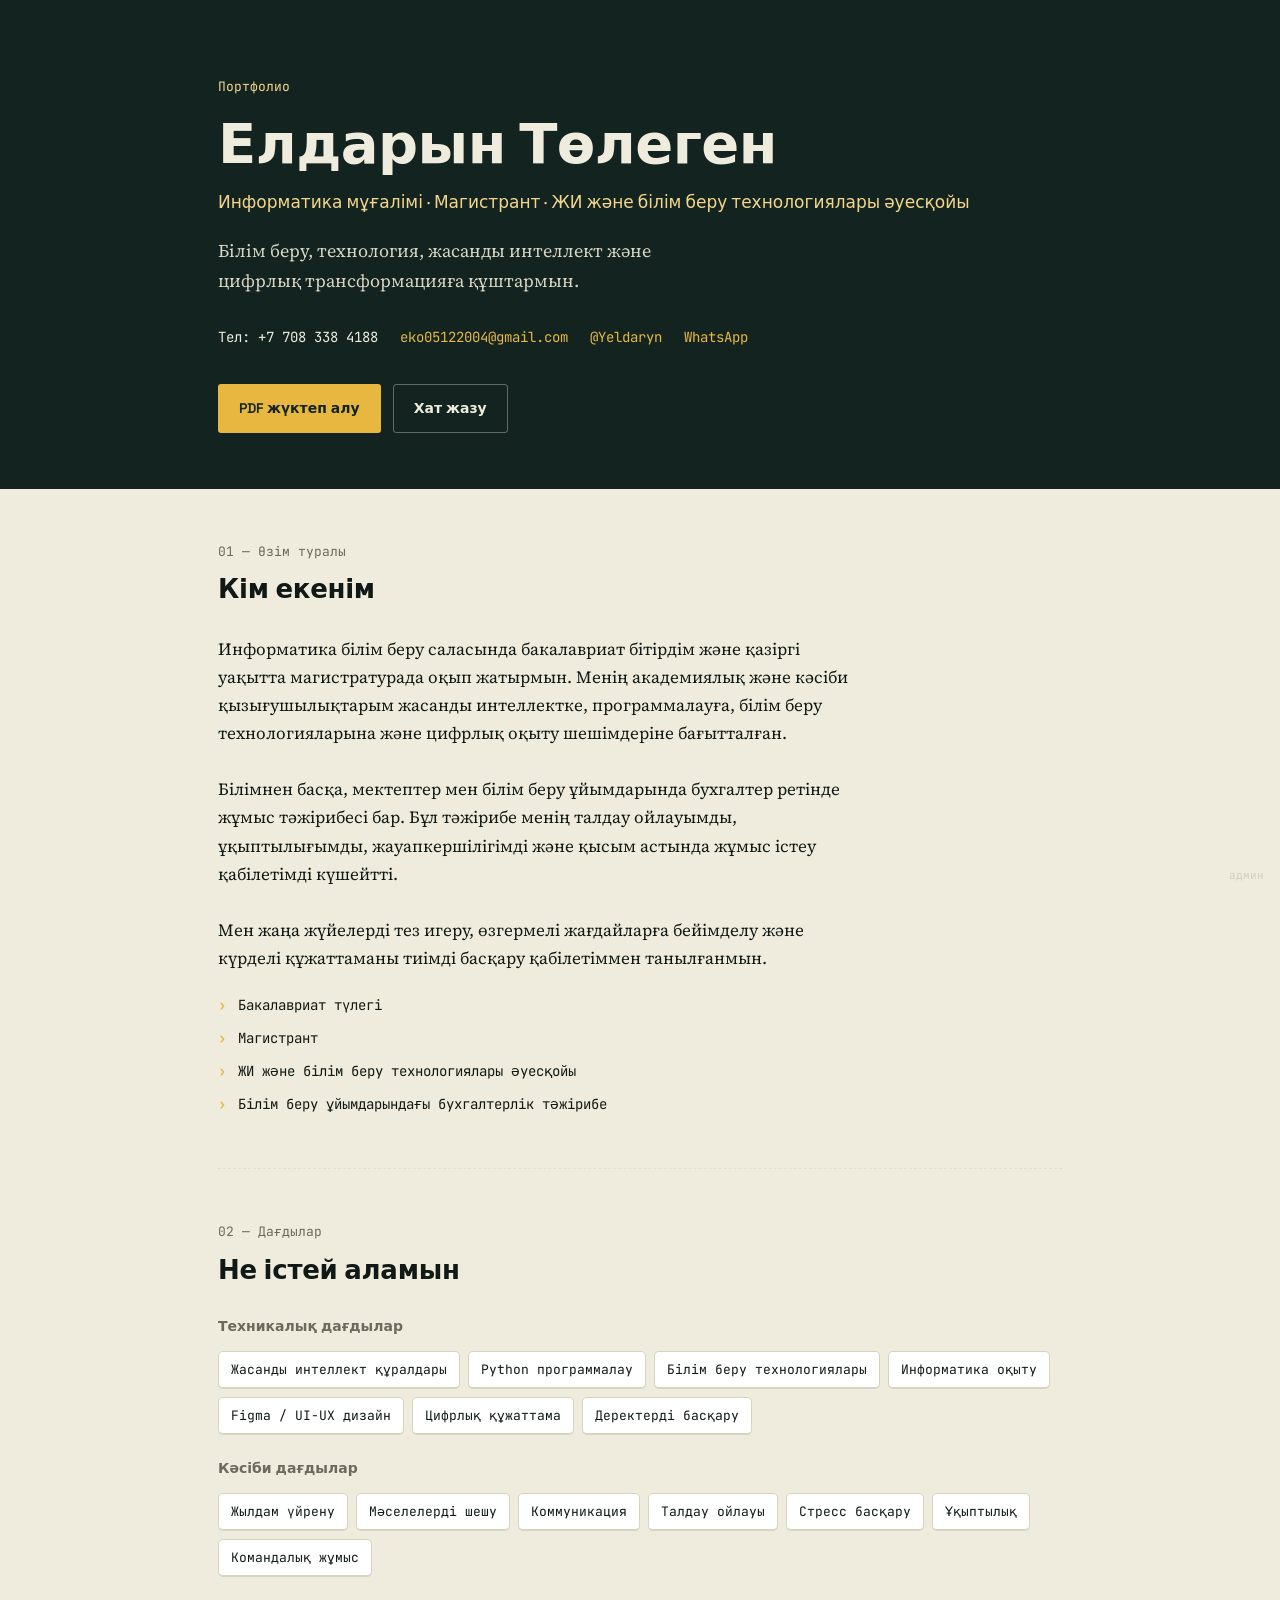
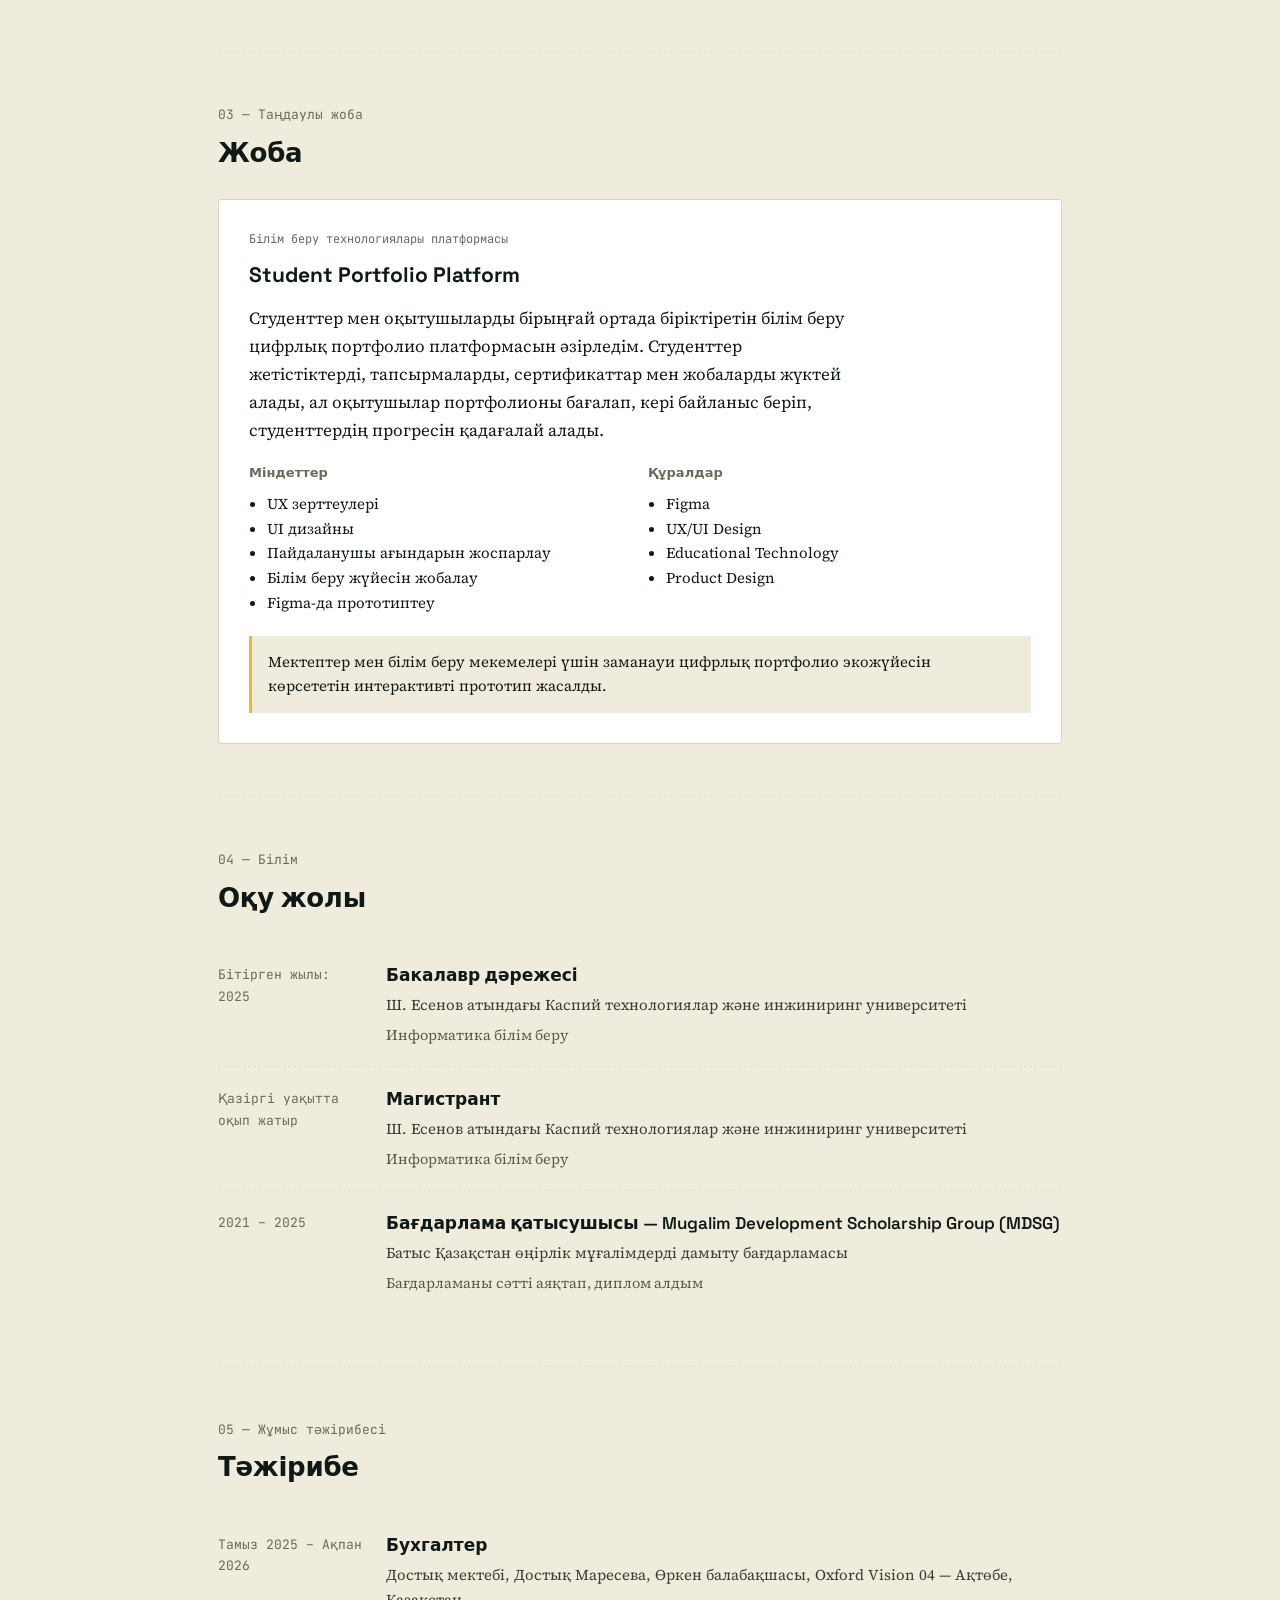
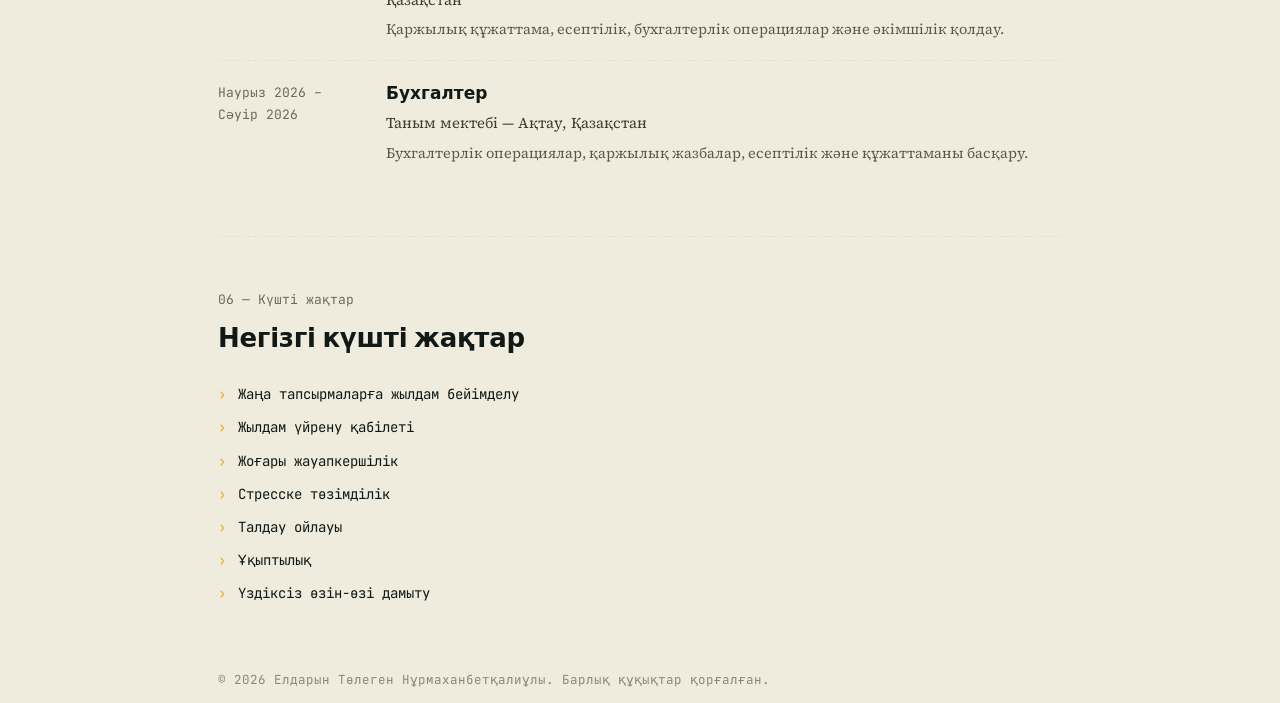
<file: index.html>
<!DOCTYPE html>
<html lang="kk">
<head>
<meta charset="UTF-8">
<meta name="viewport" content="width=device-width, initial-scale=1">
<title>Елдарын Төлеген — Портфолио</title>
<link rel="stylesheet" href="style.css">
</head>
<body>

<header class="hero">
  <div class="wrap">
    <p class="eyebrow" id="eyebrow"></p>
    <h1 id="name"></h1>
    <p class="role" id="role"></p>
    <p class="tagline" id="tagline"></p>
    <div class="contact-row" id="contacts"></div>
    <div class="hero-actions">
      <button class="btn btn-primary" onclick="window.print()">PDF жүктеп алу</button>
      <a class="btn btn-ghost" id="mailBtn" href="#">Хат жазу</a>
    </div>
  </div>
</header>

<main class="wrap">

  <section class="about">
    <p class="section-label">01 — Өзім туралы</p>
    <h2>Кім екенім</h2>
    <p id="about"></p>
    <ul class="highlight-list" id="highlights"></ul>
  </section>

  <section class="skills">
    <p class="section-label">02 — Дағдылар</p>
    <h2>Не істей аламын</h2>
    <div class="skill-group">
      <h3>Техникалық дағдылар</h3>
      <div class="chip-row" id="skillsTech"></div>
    </div>
    <div class="skill-group">
      <h3>Кәсіби дағдылар</h3>
      <div class="chip-row" id="skillsPro"></div>
    </div>
  </section>

  <section class="project">
    <p class="section-label">03 — Таңдаулы жоба</p>
    <h2>Жоба</h2>
    <div class="project-card">
      <p class="cat" id="projCat"></p>
      <h3 id="projTitle"></h3>
      <p id="projDesc"></p>
      <div class="project-meta">
        <div>
          <h4>Міндеттер</h4>
          <ul id="projTasks"></ul>
        </div>
        <div>
          <h4>Құралдар</h4>
          <ul id="projTools"></ul>
        </div>
      </div>
      <div class="result-box" id="projResult"></div>
    </div>
  </section>

  <section class="education">
    <p class="section-label">04 — Білім</p>
    <h2>Оқу жолы</h2>
    <ul class="timeline" id="education"></ul>
  </section>

  <section class="experience">
    <p class="section-label">05 — Жұмыс тәжірибесі</p>
    <h2>Тәжірибе</h2>
    <ul class="timeline" id="experience"></ul>
  </section>

  <section class="strengths">
    <p class="section-label">06 — Күшті жақтар</p>
    <h2>Негізгі күшті жақтар</h2>
    <ul class="highlight-list" id="strengths"></ul>
  </section>

</main>

<footer class="wrap">
  <p id="footer"></p>
</footer>

<a href="admin.html" class="admin-link">админ</a>

<script src="data.js"></script>
<script>
const d = getPortfolioData();

document.getElementById("eyebrow").textContent = "Портфолио";
document.getElementById("name").textContent = d.name;
document.getElementById("role").textContent = d.title;
document.getElementById("tagline").textContent = d.tagline;
document.title = d.name + " — Портфолио";

const contactsEl = document.getElementById("contacts");
const contactParts = [
  d.contacts.phone ? `<span>Тел: ${d.contacts.phone}</span>` : "",
  d.contacts.email ? `<a href="mailto:${d.contacts.email}">${d.contacts.email}</a>` : "",
  d.contacts.telegram ? `<a href="https://t.me/${d.contacts.telegram.replace('@','')}" target="_blank" rel="noopener">${d.contacts.telegram}</a>` : "",
  d.contacts.whatsapp ? `<a href="https://wa.me/${d.contacts.whatsapp}" target="_blank" rel="noopener">WhatsApp</a>` : ""
];
contactsEl.innerHTML = contactParts.filter(Boolean).join("");
document.getElementById("mailBtn").href = "mailto:" + d.contacts.email;

document.getElementById("about").textContent = d.about;
document.getElementById("highlights").innerHTML = d.highlights.map(h => `<li>${h}</li>`).join("");

document.getElementById("skillsTech").innerHTML = d.skills.technical.map(s => `<span class="chip">${s}</span>`).join("");
document.getElementById("skillsPro").innerHTML = d.skills.professional.map(s => `<span class="chip">${s}</span>`).join("");

document.getElementById("projCat").textContent = d.project.category;
document.getElementById("projTitle").textContent = d.project.title;
document.getElementById("projDesc").textContent = d.project.description;
document.getElementById("projTasks").innerHTML = d.project.tasks.map(t => `<li>${t}</li>`).join("");
document.getElementById("projTools").innerHTML = d.project.tools.map(t => `<li>${t}</li>`).join("");
document.getElementById("projResult").textContent = d.project.result;

document.getElementById("education").innerHTML = d.education.map(e => `
  <li>
    <div class="tl-period">${e.period}</div>
    <div>
      <p class="tl-role">${e.degree}</p>
      <p class="tl-place">${e.place}</p>
      <p class="tl-duties">${e.field}</p>
    </div>
  </li>`).join("");

document.getElementById("experience").innerHTML = d.experience.map(e => `
  <li>
    <div class="tl-period">${e.period}</div>
    <div>
      <p class="tl-role">${e.role}</p>
      <p class="tl-place">${e.place} — ${e.location}</p>
      <p class="tl-duties">${e.duties}</p>
    </div>
  </li>`).join("");

document.getElementById("strengths").innerHTML = d.strengths.map(s => `<li>${s}</li>`).join("");

document.getElementById("footer").textContent = d.footer;
</script>

</body>
</html>
</file>
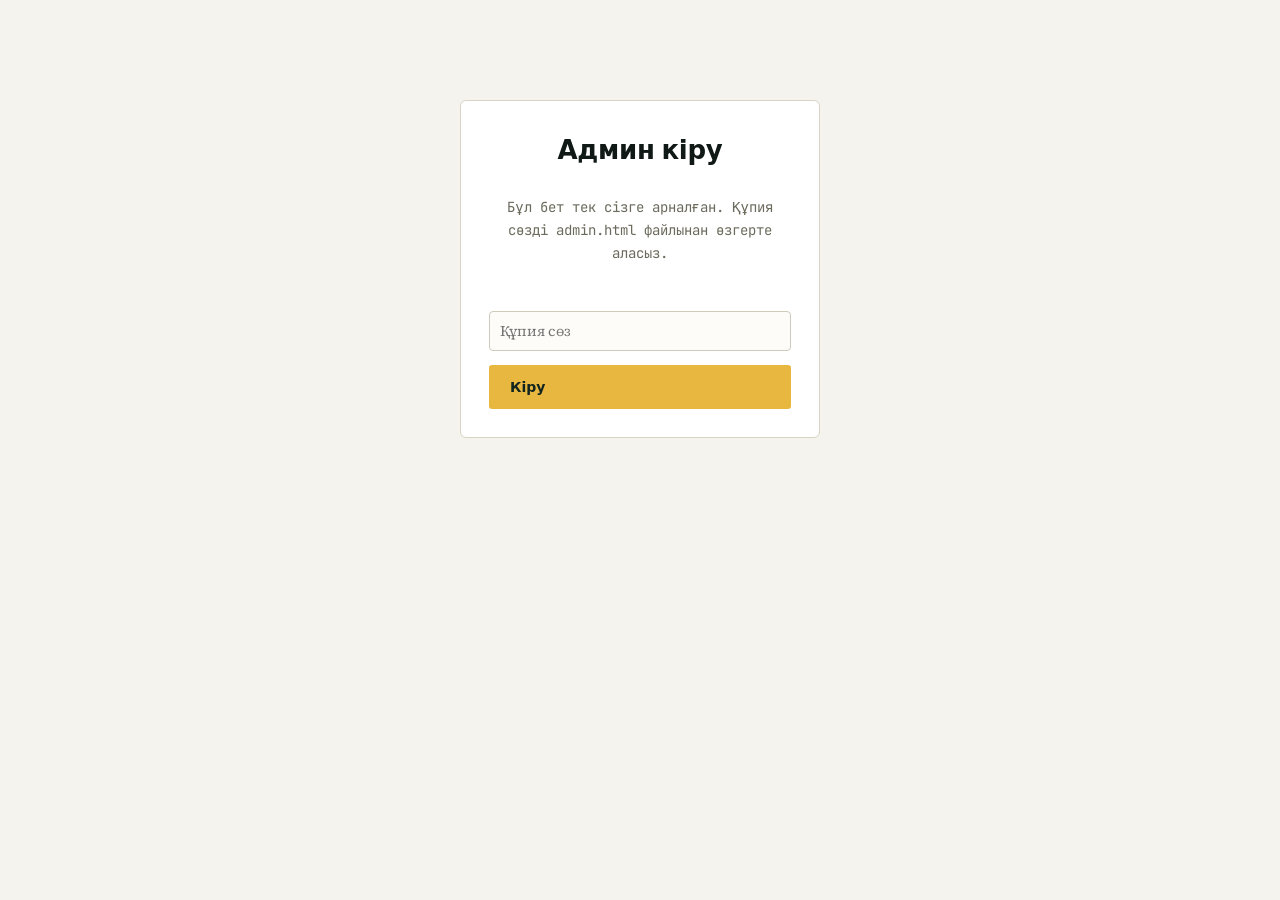
<file: admin.html>
<!DOCTYPE html>
<html lang="kk">
<head>
<meta charset="UTF-8">
<meta name="viewport" content="width=device-width, initial-scale=1">
<title>Портфолио — Админ панель</title>
<link rel="stylesheet" href="style.css">
</head>
<body class="admin-body">

<div id="gate" class="gate">
  <h2>Админ кіру</h2>
  <p class="admin-sub">Бұл бет тек сізге арналған. Құпия сөзді admin.html файлынан өзгерте аласыз.</p>
  <input type="text" id="pwInput" placeholder="Құпия сөз">
  <button class="btn btn-primary" onclick="checkPassword()">Кіру</button>
  <p id="pwError" style="color:#a33;font-family:var(--mono);font-size:12px;display:none;">Құпия сөз қате</p>
</div>

<div id="panel" class="admin-shell" style="display:none;">
  <h1>Портфолио — Админ панель</h1>
  <p class="admin-sub">Мұнда мазмұнды өзгертіп, "Сақтау" батырмасын басыңыз. Өзгеріс алдымен осы құрылғыда ғана көрінеді — барлық қонақтарға көрсету үшін "data.js жүктеп алу" арқылы файлды жүктеп алып, жобаңыздағы data.js файлының орнына қойып, қайта деплой жасаңыз.</p>

  <form id="form">

    <fieldset>
      <legend>Негізгі ақпарат</legend>
      <label>Аты-жөні (қысқа)</label>
      <input type="text" id="name">
      <label>Толық аты-жөні</label>
      <input type="text" id="fullName">
      <label>Лауазым / рөлдер</label>
      <input type="text" id="title">
      <label>Слоган (tagline)</label>
      <textarea id="tagline" rows="2"></textarea>
      <label>Телефон</label>
      <input type="tel" id="phone">
      <label>Email</label>
      <input type="email" id="email">
      <label>Telegram (мысалы @Yeldaryn)</label>
      <input type="text" id="telegram">
      <label>WhatsApp нөмірі (тек сандар)</label>
      <input type="text" id="whatsapp">
    </fieldset>

    <fieldset>
      <legend>Өзім туралы</legend>
      <label>Мәтін</label>
      <textarea id="about" rows="6"></textarea>
      <label>Негізгі белгілер (әр жолда біреу)</label>
      <textarea id="highlights" rows="4"></textarea>
    </fieldset>

    <fieldset>
      <legend>Дағдылар</legend>
      <label>Техникалық дағдылар (әр жолда біреу)</label>
      <textarea id="skillsTech" rows="6"></textarea>
      <label>Кәсіби дағдылар (әр жолда біреу)</label>
      <textarea id="skillsPro" rows="6"></textarea>
    </fieldset>

    <fieldset>
      <legend>Таңдаулы жоба</legend>
      <label>Санат</label>
      <input type="text" id="projCat">
      <label>Жоба атауы</label>
      <input type="text" id="projTitle">
      <label>Сипаттама</label>
      <textarea id="projDesc" rows="4"></textarea>
      <label>Міндеттер (әр жолда біреу)</label>
      <textarea id="projTasks" rows="4"></textarea>
      <label>Құралдар (әр жолда біреу)</label>
      <textarea id="projTools" rows="3"></textarea>
      <label>Нәтиже</label>
      <textarea id="projResult" rows="2"></textarea>
    </fieldset>

    <fieldset>
      <legend>Білім</legend>
      <label>Әр жол бір деңгей. Пішім: <code>кезең | атауы | оқу орны | бағыт/түсініктеме</code></label>
      <textarea id="education" rows="5"></textarea>
      <p class="hint">Мысалы: Бітірген жылы: 2025 | Бакалавр дәрежесі | Ш. Есенов атындағы ... университеті | Информатика білім беру</p>
    </fieldset>

    <fieldset>
      <legend>Жұмыс тәжірибесі</legend>
      <label>Әр жол бір орын. Пішім: <code>кезең | лауазым | мекеме, қала | міндеттер</code></label>
      <textarea id="experience" rows="5"></textarea>
      <p class="hint">Мысалы: Тамыз 2025 – Ақпан 2026 | Бухгалтер | Достық мектебі, Ақтөбе | Қаржылық құжаттама, есептілік...</p>
    </fieldset>

    <fieldset>
      <legend>Негізгі күшті жақтар</legend>
      <textarea id="strengths" rows="5"></textarea>
    </fieldset>

    <fieldset>
      <legend>Төменгі жазба</legend>
      <input type="text" id="footer">
    </fieldset>

  </form>

  <div class="admin-actions">
    <button class="btn btn-primary" onclick="saveDraft()">Сақтау (осы құрылғыда)</button>
    <a class="btn btn-ghost" href="index.html" target="_blank">Алдын ала қарау</a>
    <button class="btn btn-ghost" onclick="exportData()">data.js жүктеп алу</button>
    <button class="btn btn-ghost" onclick="resetDraft()">Бастапқы деректерге қайтару</button>
    <span class="status-msg" id="status"></span>
  </div>
</div>

<script src="data.js"></script>
<script>
// ЕСКЕРТУ: бұл тек қарапайым тосқауыл, нақты қауіпсіздік емес —
// статикалық сайтта серверлік аутентификация жоқ. Құпия сөзді осында өзгертіңіз.
const ADMIN_PASSWORD = "El5915915";

function checkPassword(){
  const val = document.getElementById("pwInput").value;
  if(val === ADMIN_PASSWORD){
    document.getElementById("gate").style.display = "none";
    document.getElementById("panel").style.display = "block";
    loadIntoForm(getPortfolioData());
  } else {
    document.getElementById("pwError").style.display = "block";
  }
}

function linesToArray(text){
  return text.split("\n").map(s => s.trim()).filter(Boolean);
}
function arrayToLines(arr){
  return (arr || []).join("\n");
}

function loadIntoForm(d){
  name.value = d.name; fullName.value = d.fullName; title.value = d.title;
  tagline.value = d.tagline;
  phone.value = d.contacts.phone; email.value = d.contacts.email;
  telegram.value = d.contacts.telegram; whatsapp.value = d.contacts.whatsapp;

  about.value = d.about;
  highlights.value = arrayToLines(d.highlights);

  skillsTech.value = arrayToLines(d.skills.technical);
  skillsPro.value = arrayToLines(d.skills.professional);

  projCat.value = d.project.category; projTitle.value = d.project.title;
  projDesc.value = d.project.description;
  projTasks.value = arrayToLines(d.project.tasks);
  projTools.value = arrayToLines(d.project.tools);
  projResult.value = d.project.result;

  education.value = d.education.map(e => [e.period, e.degree, e.place, e.field].join(" | ")).join("\n");
  experience.value = d.experience.map(e => [e.period, e.role, `${e.place}, ${e.location}`, e.duties].join(" | ")).join("\n");

  strengths.value = arrayToLines(d.strengths);
  footer.value = d.footer;
}

function parsePipeLines(text, keys){
  return linesToArray(text).map(line => {
    const parts = line.split("|").map(p => p.trim());
    const obj = {};
    keys.forEach((k,i) => obj[k] = parts[i] || "");
    return obj;
  });
}

function buildDataFromForm(){
  const eduRows = parsePipeLines(education.value, ["period","degree","place","field"]);
  const expRows = parsePipeLines(experience.value, ["period","role","placeLoc","duties"]).map(r => {
    const idx = r.placeLoc.lastIndexOf(",");
    return {
      period: r.period, role: r.role, duties: r.duties,
      place: idx > -1 ? r.placeLoc.slice(0, idx).trim() : r.placeLoc,
      location: idx > -1 ? r.placeLoc.slice(idx+1).trim() : ""
    };
  });

  return {
    name: name.value, fullName: fullName.value, title: title.value, tagline: tagline.value,
    contacts: { phone: phone.value, email: email.value, telegram: telegram.value, whatsapp: whatsapp.value },
    about: about.value,
    highlights: linesToArray(highlights.value),
    skills: { technical: linesToArray(skillsTech.value), professional: linesToArray(skillsPro.value) },
    project: {
      category: projCat.value, title: projTitle.value, description: projDesc.value,
      tasks: linesToArray(projTasks.value), tools: linesToArray(projTools.value), result: projResult.value
    },
    education: eduRows,
    experience: expRows,
    strengths: linesToArray(strengths.value),
    footer: footer.value
  };
}

function saveDraft(){
  const data = buildDataFromForm();
  localStorage.setItem("portfolioDraft", JSON.stringify(data));
  const s = document.getElementById("status");
  s.textContent = "Сақталды ✓ (тек осы құрылғыда — жариялау үшін data.js жүктеп алыңыз)";
  setTimeout(() => s.textContent = "", 6000);
}

function resetDraft(){
  if(confirm("Барлық өзгерістер өшіп, бастапқы деректер қайтарылады. Жалғастыру керек пе?")){
    localStorage.removeItem("portfolioDraft");
    loadIntoForm(PORTFOLIO_DATA);
    document.getElementById("status").textContent = "Бастапқы деректерге қайтарылды";
  }
}

function exportData(){
  const data = buildDataFromForm();
  const fileContent = `// PORTFOLIO_DATA — admin.html арқылы жаңартылды.
// Бұл файлды жобаңыздағы data.js файлының орнына қойып, қайта деплой жасаңыз.
const PORTFOLIO_DATA = ${JSON.stringify(data, null, 2)};

function getPortfolioData() {
  try {
    const draft = localStorage.getItem("portfolioDraft");
    if (draft) return JSON.parse(draft);
  } catch (e) {
    console.warn("Draft оқылмады, негізгі дерек қолданылады.", e);
  }
  return PORTFOLIO_DATA;
}
`;
  const blob = new Blob([fileContent], {type: "text/javascript"});
  const url = URL.createObjectURL(blob);
  const a = document.createElement("a");
  a.href = url; a.download = "data.js";
  a.click();
  URL.revokeObjectURL(url);
}

// Форм элементтерін глобалды айнымалы етіп аламыз (id арқылы)
const name=document.getElementById("name"), fullName=document.getElementById("fullName"),
  title=document.getElementById("title"), tagline=document.getElementById("tagline"),
  phone=document.getElementById("phone"), email=document.getElementById("email"),
  telegram=document.getElementById("telegram"), whatsapp=document.getElementById("whatsapp"),
  about=document.getElementById("about"), highlights=document.getElementById("highlights"),
  skillsTech=document.getElementById("skillsTech"), skillsPro=document.getElementById("skillsPro"),
  projCat=document.getElementById("projCat"), projTitle=document.getElementById("projTitle"),
  projDesc=document.getElementById("projDesc"), projTasks=document.getElementById("projTasks"),
  projTools=document.getElementById("projTools"), projResult=document.getElementById("projResult"),
  education=document.getElementById("education"), experience=document.getElementById("experience"),
  strengths=document.getElementById("strengths"), footer=document.getElementById("footer");
</script>

</body>
</html>
</file>
<file: style.css>
@import url('https://fonts.googleapis.com/css2?family=Space+Grotesk:wght@400;500;600;700&family=Source+Serif+4:opsz,wght@8..60,400;8..60,500;8..60,600&family=JetBrains+Mono:wght@400;500&display=swap');

:root{
  --ink:#101915;
  --board:#132420;
  --board-2:#1c352e;
  --paper:#EFECDD;
  --paper-2:#e4e0cd;
  --chalk:#E7B740;
  --chalk-soft:#f3d68c;
  --line: rgba(239,236,221,0.16);
  --serif: 'Source Serif 4', Georgia, serif;
  --grotesk: 'Space Grotesk', system-ui, sans-serif;
  --mono: 'JetBrains Mono', ui-monospace, monospace;
  --radius: 3px;
}

*{box-sizing:border-box;}
html{scroll-behavior:smooth;}
body{
  margin:0;
  background:var(--paper);
  color:var(--ink);
  font-family:var(--serif);
  font-size:17px;
  line-height:1.65;
}

.wrap{max-width:900px;margin:0 auto;padding:0 28px;}

/* ---------- HERO ---------- */
.hero{
  background:
    linear-gradient(var(--board), var(--board)),
    repeating-linear-gradient(0deg, transparent, transparent 27px, var(--line) 27px, var(--line) 28px),
    repeating-linear-gradient(90deg, transparent, transparent 27px, var(--line) 27px, var(--line) 28px);
  color:var(--paper);
  padding:76px 0 56px;
}
.hero .eyebrow{
  font-family:var(--mono);
  font-size:13px;
  color:var(--chalk-soft);
  margin:0 0 18px;
}
.hero h1{
  font-family:var(--grotesk);
  font-weight:700;
  font-size:clamp(36px,6vw,56px);
  line-height:1.05;
  margin:0 0 14px;
  letter-spacing:-0.01em;
}
.hero .role{
  font-family:var(--grotesk);
  font-size:17px;
  color:var(--chalk-soft);
  margin:0 0 20px;
}
.hero .tagline{
  max-width:56ch;
  font-size:18px;
  color:#d9d6c4;
  margin:0 0 30px;
}
.contact-row{
  display:flex;
  flex-wrap:wrap;
  gap:10px 22px;
  font-family:var(--mono);
  font-size:14px;
}
.contact-row a{color:var(--chalk);text-decoration:none;border-bottom:1px solid transparent;}
.contact-row a:hover, .contact-row a:focus-visible{border-bottom-color:var(--chalk);}

.hero-actions{margin-top:34px;display:flex;gap:12px;flex-wrap:wrap;}
.btn{
  font-family:var(--grotesk);
  font-weight:600;
  font-size:14px;
  padding:12px 20px;
  border-radius:var(--radius);
  border:1px solid transparent;
  cursor:pointer;
  text-decoration:none;
  display:inline-flex;
  align-items:center;
  gap:8px;
}
.btn-primary{background:var(--chalk);color:var(--board);}
.btn-primary:hover{background:var(--chalk-soft);}
.btn-ghost{background:transparent;color:var(--paper);border-color:rgba(239,236,221,0.35);}
.btn-ghost:hover{border-color:var(--chalk);color:var(--chalk);}

/* ---------- SECTIONS ---------- */
section{padding:52px 0;border-bottom:1px dashed var(--paper-2);}
section:last-of-type{border-bottom:none;}
.section-label{
  font-family:var(--mono);
  font-size:13px;
  color:#6b6a5c;
  margin:0 0 6px;
}
h2{
  font-family:var(--grotesk);
  font-size:26px;
  font-weight:600;
  margin:0 0 24px;
  letter-spacing:-0.01em;
}

.about p{max-width:70ch;white-space:pre-line;}

.highlight-list{list-style:none;margin:22px 0 0;padding:0;display:grid;gap:10px;}
.highlight-list li{
  font-family:var(--mono);
  font-size:14px;
  padding-left:20px;
  position:relative;
}
.highlight-list li::before{
  content:"›";
  position:absolute;left:0;color:var(--chalk);
  font-weight:700;
}

/* ---------- SKILLS (keycap chips) ---------- */
.skill-group{margin-bottom:22px;}
.skill-group h3{
  font-family:var(--grotesk);
  font-size:14px;
  font-weight:600;
  color:#6b6a5c;
  margin:0 0 12px;
}
.chip-row{display:flex;flex-wrap:wrap;gap:8px;}
.chip{
  font-family:var(--mono);
  font-size:13px;
  padding:7px 12px;
  background:#fff;
  border:1px solid #d8d4c1;
  border-bottom-width:2px;
  border-radius:5px;
  color:var(--ink);
}

/* ---------- PROJECT ---------- */
.project-card{
  background:#fff;
  border:1px solid #d8d4c1;
  border-radius:var(--radius);
  padding:30px;
}
.project-card .cat{font-family:var(--mono);font-size:12px;color:#6b6a5c;margin:0 0 8px;}
.project-card h3{font-family:var(--grotesk);font-size:21px;margin:0 0 12px;}
.project-card p{margin:0 0 18px;max-width:68ch;}
.project-meta{display:grid;gap:16px;grid-template-columns:1fr 1fr;margin-top:18px;}
.project-meta h4{font-family:var(--grotesk);font-size:13px;color:#6b6a5c;margin:0 0 8px;}
.project-meta ul{margin:0;padding-left:18px;font-size:15px;}
.result-box{
  margin-top:20px;padding:14px 16px;background:var(--paper);
  border-left:3px solid var(--chalk);font-size:15px;
}

/* ---------- TIMELINE ---------- */
.timeline{list-style:none;margin:0;padding:0;}
.timeline li{
  display:grid;
  grid-template-columns:150px 1fr;
  gap:18px;
  padding:18px 0;
  border-top:1px dashed var(--paper-2);
}
.timeline li:first-child{border-top:none;}
.tl-period{font-family:var(--mono);font-size:13px;color:#6b6a5c;padding-top:3px;}
.tl-role{font-family:var(--grotesk);font-weight:600;font-size:17px;margin:0 0 4px;}
.tl-place{font-size:15px;color:#3d3c33;margin:0 0 6px;}
.tl-duties{font-size:14.5px;color:#5a5947;margin:0;}

/* ---------- FOOTER ---------- */
footer{padding:36px 0 60px;font-family:var(--mono);font-size:12.5px;color:#8a8874;}

/* ---------- ADMIN LINK (subtle, bottom of public page) ---------- */
.admin-link{
  position:fixed;bottom:16px;right:16px;
  font-family:var(--mono);font-size:11px;color:#b8b6a2;
  text-decoration:none;opacity:0.55;
}
.admin-link:hover{opacity:1;color:var(--ink);}

@media (max-width:640px){
  .timeline li{grid-template-columns:1fr;gap:4px;}
  .project-meta{grid-template-columns:1fr;}
}

/* ---------- PRINT (PDF download) ---------- */
@media print{
  .admin-link,.hero-actions{display:none !important;}
  .hero{background:var(--board) !important; -webkit-print-color-adjust:exact; print-color-adjust:exact;}
  section{border-bottom:1px solid #ddd;padding:26px 0;}
  body{font-size:13px;}
}

/* ---------- ADMIN PAGE ---------- */
.admin-body{background:#f4f3ee;font-family:var(--grotesk);}
.admin-shell{max-width:760px;margin:0 auto;padding:40px 24px 80px;}
.admin-shell h1{font-size:24px;margin:0 0 4px;}
.admin-sub{color:#6b6a5c;font-size:14px;margin:0 0 32px;font-family:var(--mono);}
fieldset{
  border:1px solid #d8d4c1;border-radius:var(--radius);
  padding:18px 20px 20px;margin:0 0 20px;background:#fff;
}
legend{font-family:var(--mono);font-size:12.5px;color:#6b6a5c;padding:0 6px;}
label{display:block;font-size:13px;color:#3d3c33;margin:12px 0 5px;}
label:first-of-type{margin-top:0;}
input[type=text], input[type=email], input[type=tel], textarea{
  width:100%;font-family:var(--serif);font-size:14.5px;
  padding:9px 10px;border:1px solid #cfcbb8;border-radius:4px;background:#fdfcf8;
}
textarea{resize:vertical;}
.hint{font-family:var(--mono);font-size:11.5px;color:#9a9884;margin-top:4px;}
.repeat-item{border:1px dashed #cfcbb8;border-radius:4px;padding:14px;margin-bottom:12px;position:relative;}
.remove-btn{
  position:absolute;top:8px;right:8px;background:none;border:none;
  color:#a33;cursor:pointer;font-family:var(--mono);font-size:12px;
}
.add-btn{
  font-family:var(--mono);font-size:12.5px;background:none;border:1px dashed #9a9884;
  color:#3d3c33;padding:8px 12px;border-radius:4px;cursor:pointer;
}
.admin-actions{
  position:sticky;bottom:0;background:#f4f3ee;padding:16px 0;
  display:flex;gap:10px;flex-wrap:wrap;border-top:1px solid #d8d4c1;margin-top:24px;
}
.status-msg{font-family:var(--mono);font-size:12.5px;color:#2e7d32;margin-left:4px;align-self:center;}
.gate{
  max-width:360px;margin:100px auto;background:#fff;border:1px solid #d8d4c1;
  border-radius:6px;padding:28px;text-align:center;
}
.gate input{margin-top:14px;}
.gate button{margin-top:14px;width:100%;}
</file>
